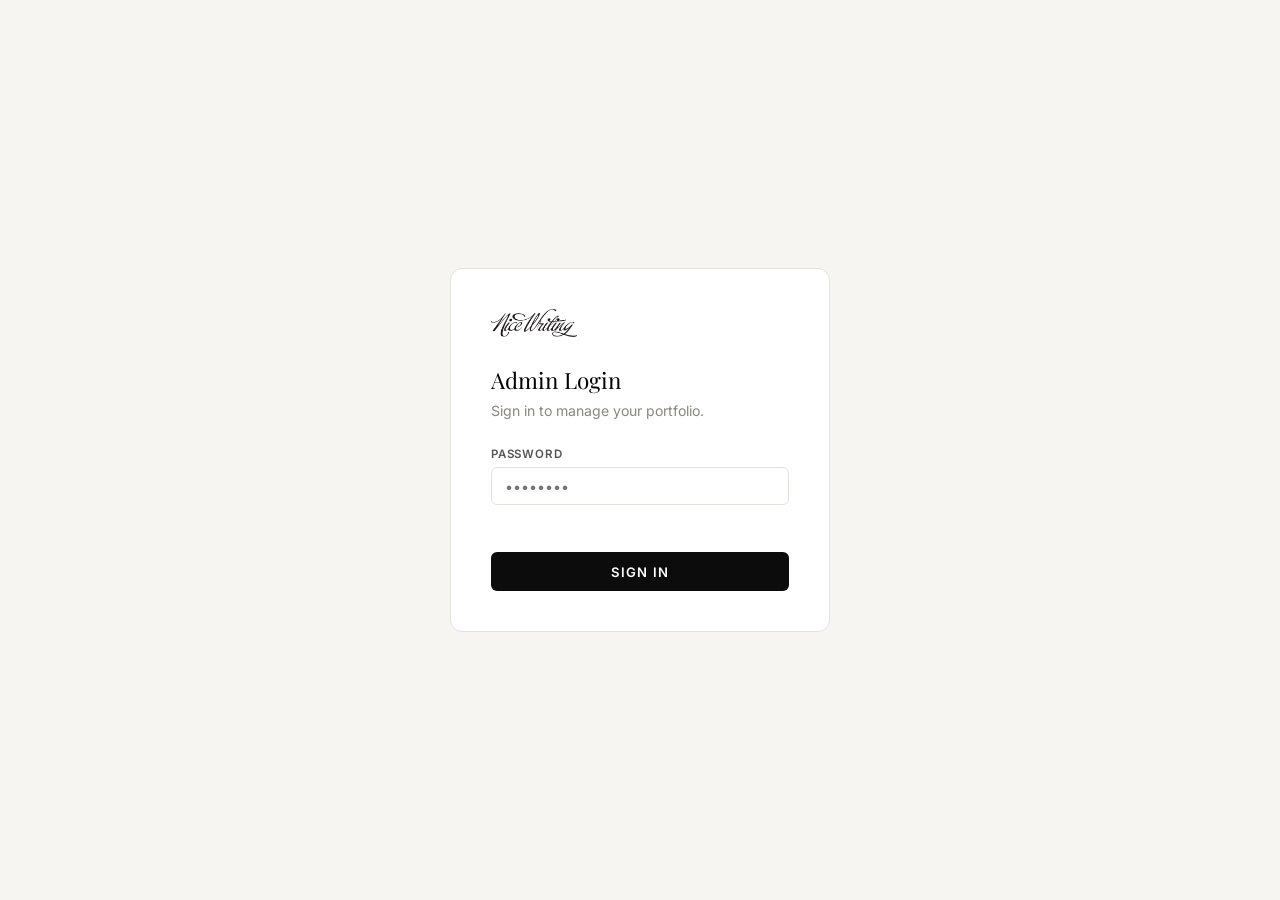
<file: admin.html>
<!DOCTYPE html>
<html lang="en">
<head>
  <meta charset="UTF-8" />
  <meta name="viewport" content="width=device-width, initial-scale=1.0" />
  <title>Admin — Nice Writing</title>
  <link rel="preconnect" href="https://fonts.googleapis.com" />
  <link rel="preconnect" href="https://fonts.gstatic.com" crossorigin />
  <link href="https://fonts.googleapis.com/css2?family=Playfair+Display:ital,wght@0,400;1,400&family=Inter:wght@300;400;500;600&display=swap" rel="stylesheet" />
  <script src="config.js"></script>
  <style>
    *, *::before, *::after { box-sizing: border-box; margin: 0; padding: 0; }
    body {
      font-family: 'Inter', -apple-system, sans-serif;
      background: #f6f5f2;
      min-height: 100vh;
      display: flex;
      align-items: center;
      justify-content: center;
      -webkit-font-smoothing: antialiased;
    }
    .card {
      width: 100%;
      max-width: 380px;
      background: #fff;
      border: 1px solid #e4e2dc;
      padding: 2.5rem;
      border-radius: 12px;
    }
    .logo { height: 28px; margin-bottom: 1.75rem; display: block; }
    h1 { font-family: 'Playfair Display', serif; font-size: 1.4rem; font-weight: 400; margin-bottom: 0.4rem; }
    p { font-size: 0.88rem; color: #8a8880; margin-bottom: 1.75rem; }
    label { display: block; font-size: 0.72rem; font-weight: 600; letter-spacing: 0.07em; text-transform: uppercase; color: #555; margin-bottom: 0.4rem; }
    input {
      width: 100%;
      padding: 0.6rem 0.8rem;
      border: 1px solid #e4e2dc;
      border-radius: 6px;
      font-size: 0.9rem;
      font-family: inherit;
      outline: none;
      margin-bottom: 1rem;
      transition: border-color 0.2s;
    }
    input:focus { border-color: #0c0c0c; }
    button {
      width: 100%;
      padding: 0.7rem;
      background: #0c0c0c;
      color: #fff;
      border: none;
      border-radius: 6px;
      font-family: inherit;
      font-size: 0.82rem;
      font-weight: 600;
      letter-spacing: 0.08em;
      text-transform: uppercase;
      cursor: pointer;
      margin-top: 0.25rem;
    }
    button:hover { background: #333; }
    .error { font-size: 0.82rem; color: #c94040; min-height: 1.2rem; margin-bottom: 0.5rem; }
  </style>
</head>
<body>
  <div class="card">
    <img src="assets/logo.png" alt="Nice Writing" class="logo" />
    <h1>Admin Login</h1>
    <p>Sign in to manage your portfolio.</p>
    <label for="password">Password</label>
    <input type="password" id="password" placeholder="••••••••" />
    <div class="error" id="error"></div>
    <button id="login-btn">Sign In</button>
  </div>

  <script src="config.js"></script>
<script>
  // If already logged in, skip straight to dashboard
  if (localStorage.getItem('nw-pw') === ADMIN_PASSWORD) {
    window.location.replace('/dashboard');
  }

  function attempt() {
    const val = document.getElementById('password').value;
    if (val === ADMIN_PASSWORD) {
      localStorage.setItem('nw-pw', ADMIN_PASSWORD);
      window.location.replace('/dashboard');
    } else {
      document.getElementById('error').textContent = 'Incorrect password.';
      document.getElementById('password').value = '';
      document.getElementById('password').focus();
    }
  }

  document.getElementById('login-btn').addEventListener('click', attempt);
  document.getElementById('password').addEventListener('keydown', e => {
    if (e.key === 'Enter') attempt();
  });
</script>
</body>
</html>
</file>
